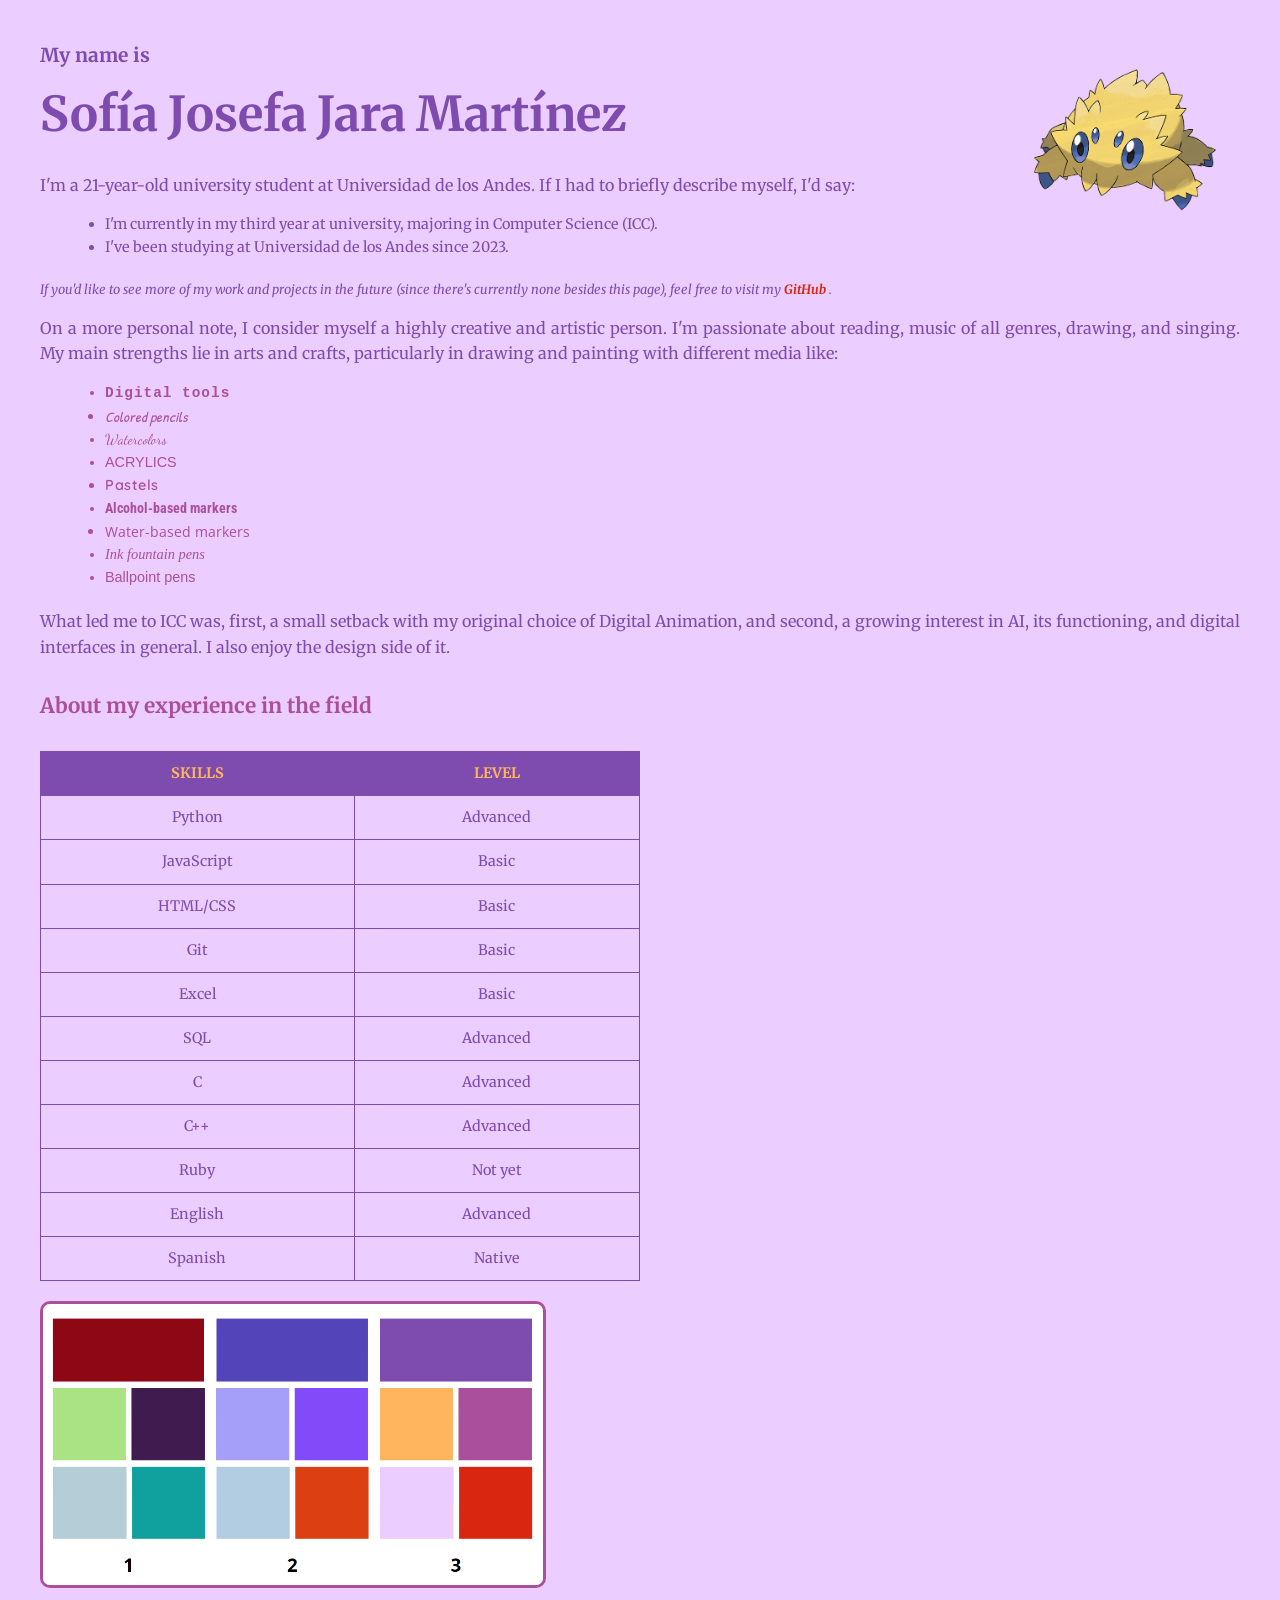
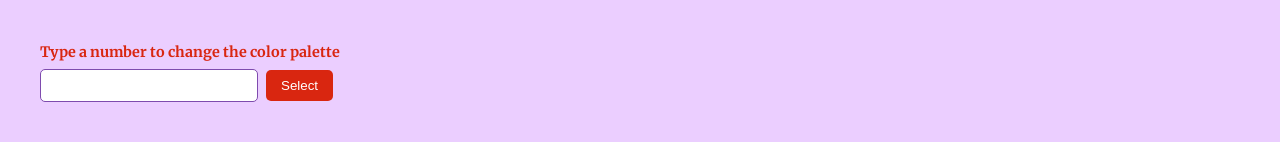
<file: index.html>
<!DOCTYPE html>

<html>
    <head>
        <meta charset="utf-8">
        <title>Lab 1 Web Technologies</title>
        <link rel="stylesheet" href="styles.css">
        <link rel="preconnect" href="https://fonts.googleapis.com">
        <link rel="preconnect" href="https://fonts.gstatic.com" crossorigin>
        <link href="https://fonts.googleapis.com/css2?family=Patrick+Hand&display=swap" rel="stylesheet">
        <link href="https://fonts.googleapis.com/css2?family=Dancing+Script:wght@400..700&family=Patrick+Hand&display=swap" rel="stylesheet">
        <link href="https://fonts.googleapis.com/css2?family=Dancing+Script:wght@400..700&family=Patrick+Hand&family=Quicksand:wght@300..700&display=swap" rel="stylesheet">
        <link href="https://fonts.googleapis.com/css2?family=Dancing+Script:wght@400..700&family=Patrick+Hand&family=Quicksand:wght@300..700&family=Roboto+Condensed:ital,wght@0,100..900;1,100..900&display=swap" rel="stylesheet">
        <link href="https://fonts.googleapis.com/css2?family=Dancing+Script:wght@400..700&family=Open+Sans:ital,wght@0,300..800;1,300..800&family=Patrick+Hand&family=Quicksand:wght@300..700&family=Roboto+Condensed:ital,wght@0,100..900;1,100..900&display=swap" rel="stylesheet">
        <link href="https://fonts.googleapis.com/css2?family=Dancing+Script:wght@400..700&family=Merriweather:ital,opsz,wght@0,18..144,300..900;1,18..144,300..900&family=Open+Sans:ital,wght@0,300..800;1,300..800&family=Patrick+Hand&family=Quicksand:wght@300..700&family=Roboto+Condensed:ital,wght@0,100..900;1,100..900&display=swap" rel="stylesheet">
        <script src="script.js" defer></script>
    </head>
    <body>
        <img src="Joltik.png" id="Joltik" />
        <h3 class="Pretitle">My name is</h3>
        <h1 class="Title">Sofía Josefa Jara Martínez</h1>
        <p class="Introduction">I'm a 21-year-old university student at Universidad de los Andes. If I had to briefly describe myself, I'd say:</p>

        <ul class="ListAboutMe">
            <li>I'm currently in my third year at university, majoring in Computer Science (ICC).</li>
            <li>I've been studying at Universidad de los Andes since 2023.</li>
        </ul>

        <p class="GithubInfo">
            If you'd like to see more of my work and projects in the future (since there's currently none besides this page), feel free to visit my
            <a href="https://github.com/SofiaJJaraM">GitHub</a>
            .
        </p>

        <p class="PersonalInfo">On a more personal note, I consider myself a highly creative and artistic person. I'm passionate about reading, music of all genres, drawing, and singing. My main strengths lie in arts and crafts, particularly in drawing and painting with different media like:</p>
        <ul class="ListArtMedia">
            <li itemid="Digital">Digital tools</li>
            <li itemid="Pencils">Colored pencils</li>
            <li itemid="Watercolors">Watercolors</li>
            <li itemid="Acrylics">Acrylics</li>
            <li itemid="Pastels">Pastels</li>
            <li itemid="Alcohol">Alcohol-based markers</li>
            <li itemid="Water">Water-based markers</li>
            <li itemid="Ink">Ink fountain pens</li>
            <li itemid="Ball">Ballpoint pens</li>
        </ul>

        <p class="Objective">What led me to ICC was, first, a small setback with my original choice of Digital Animation, and second, a growing interest in AI, its functioning, and digital interfaces in general. I also enjoy the design side of it.</p>

        <h4 class="SkillTableTitle">About my experience in the field</h4>
        <table class="SkillsTable">
            <th>SKILLS</th>
            <th>LEVEL</th>
            <tr>
                <td>Python</td>
                <td>Advanced</td>
            </tr>
            <tr>
                <td>JavaScript</td>
                <td>Basic</td>
            </tr>
            <tr>
                <td>HTML/CSS</td>
                <td>Basic</td>
            </tr>
            <tr>
                <td>Git</td>
                <td>Basic</td>
            </tr>
            <tr>
                <td>Excel</td>
                <td>Basic</td>
            </tr>
            <tr>
                <td>SQL</td>
                <td>Advanced</td>
            </tr>
            <tr>
                <td>C</td>
                <td>Advanced</td>
            </tr>
            <tr>
                <td>C++</td>
                <td>Advanced</td>
            </tr>
            <tr>
                <td>Ruby</td>
                <td>Not yet</td>
            </tr>
            <tr>
                <td>English</td>
                <td>Advanced</td>
            </tr>
            <tr>
                <td>Spanish</td>
                <td>Native</td>
            </tr>
        </table>

        <img src="Paleta_de_colores.png" class="Image"/> <br>
        <label for="TextInput" class="LabelTextInput">Type a number to change the color palette</label>
        <input type="text" id="TextInput" name="TextInput">
        <button type="submit" id="ButtonPalette">Select</button>
    </body>
</html>
</file>
<file: styles.css>
:root {
    --color-primary: #7e4bae;
    --color-secondary: #ffb55e;
    --color-accent: #aa4f9c;
    --color-light: #ebceff;
    --color-contrast: #d92610;
}

body {
    font-family: 'Merriweather';
    font-size: 0.9rem;
    margin: 40px;
    background-color: var(--color-light);
    color: var(--color-primary);
    line-height: 1.6;
}

.Pretitle {
    font-size: 1.2rem;
    color: var(--color-primary);
    margin-bottom: 0;
}

.Title {
    font-size: 3rem;
    font-weight: bold;
    color: var(--color-primary);
    margin-top: 5px;
    margin-bottom: 20px;
}

#Joltik {
    width: 200px;
    float: right;
    margin-right: 15px;
}

.Introduction, 
.PersonalInfo, 
.Objective {
    margin-bottom: 15px;
    font-size: 1rem;
    text-align: justify;
}

.GithubInfo {
    font-family: 'Merriweather';
    font-style: italic;
    margin-bottom: 15px;
    font-size: 0.8rem;
    text-align: justify
}

a {
    color: var(--color-contrast);
    text-decoration: none;
    font-weight: bold;
}
a:hover {
    color: var(--color-contrast);
    text-decoration: underline;
}

.ListAboutMe, 
.ListArtMedia {
    margin-left: 25px;
    margin-bottom: 20px;
}
.ListArtMedia li[itemid="Digital"] {
    color: var(--color-accent);
    font-family: 'Courier New', monospace;
    font-weight: bold;
    letter-spacing: 1px;
}

.ListArtMedia li[itemid="Pencils"] {
    color: var(--color-accent);
    font-family: 'Comic Sans MS', 'Patrick Hand', cursive;
    font-style: italic;
}

.ListArtMedia li[itemid="Watercolors"] {
    color: var(--color-accent);
    font-family: 'Dancing Script', cursive;
    font-weight: 400;
}

.ListArtMedia li[itemid="Acrylics"] {
    color: var(--color-accent);
    font-family: 'Impact', 'Arial Black', sans-serif;
    font-weight: 500;
    text-transform: uppercase;
}

.ListArtMedia li[itemid="Pastels"] {
    color: var(--color-accent);
    font-family: 'Quicksand', sans-serif;
    font-weight: 600;
    letter-spacing: 0.5px;
}

.ListArtMedia li[itemid="Alcohol"] {
    color: var(--color-accent);
    font-family: 'Roboto Condensed', sans-serif;
    font-weight: 700;
}

.ListArtMedia li[itemid="Water"] {
    color: var(--color-accent);
    font-family: 'Open Sans', sans-serif;
}

.ListArtMedia li[itemid="Ink"] {
    color: var(--color-accent);
    font-family: 'Times New Roman', serif;
    font-style: italic;
    font-weight: 500;
}

.ListArtMedia li[itemid="Ball"] {
    color: var(--color-accent);
    font-family: 'Arial', sans-serif;
    font-weight: normal;
}

.SkillTableTitle {
    margin-top: 30px;
    font-size: 1.3rem;
    color: var(--color-accent);
}

.SkillsTable {
    border-collapse: collapse;
    width: 50%;
    margin-bottom: 20px;
}

.SkillsTable th, 
.SkillsTable td {
    border: 1px solid var(--color-primary);
    padding: 10px;
    text-align: center;
}

.SkillsTable th {
    background-color: var(--color-primary);
    color: var(--color-secondary);
}

.SkillsTable tr {
    background-color: var(--color-light);
}

.Image {
    width: 500px;
    margin: 20px 0;
    display: block;
    border: 3px solid var(--color-accent);
    border-radius: 10px;
}

.LabelTextInput {
    font-weight: bold;
    display: block;
    margin-top: 10px;
    margin-bottom: 5px;
    color: var(--color-contrast);
}

#TextInput {
    padding: 8px;
    width: 200px;
    border: 1px solid var(--color-primary);
    border-radius: 5px;
}

#ButtonPalette {
    padding: 8px 15px;
    margin-left: 5px;
    background-color: var(--color-contrast);
    color: white;
    border: none;
    border-radius: 5px;
    cursor: pointer;
}
#ButtonPalette:hover {
    background-color: var(--color-secondary);
}
</file>
